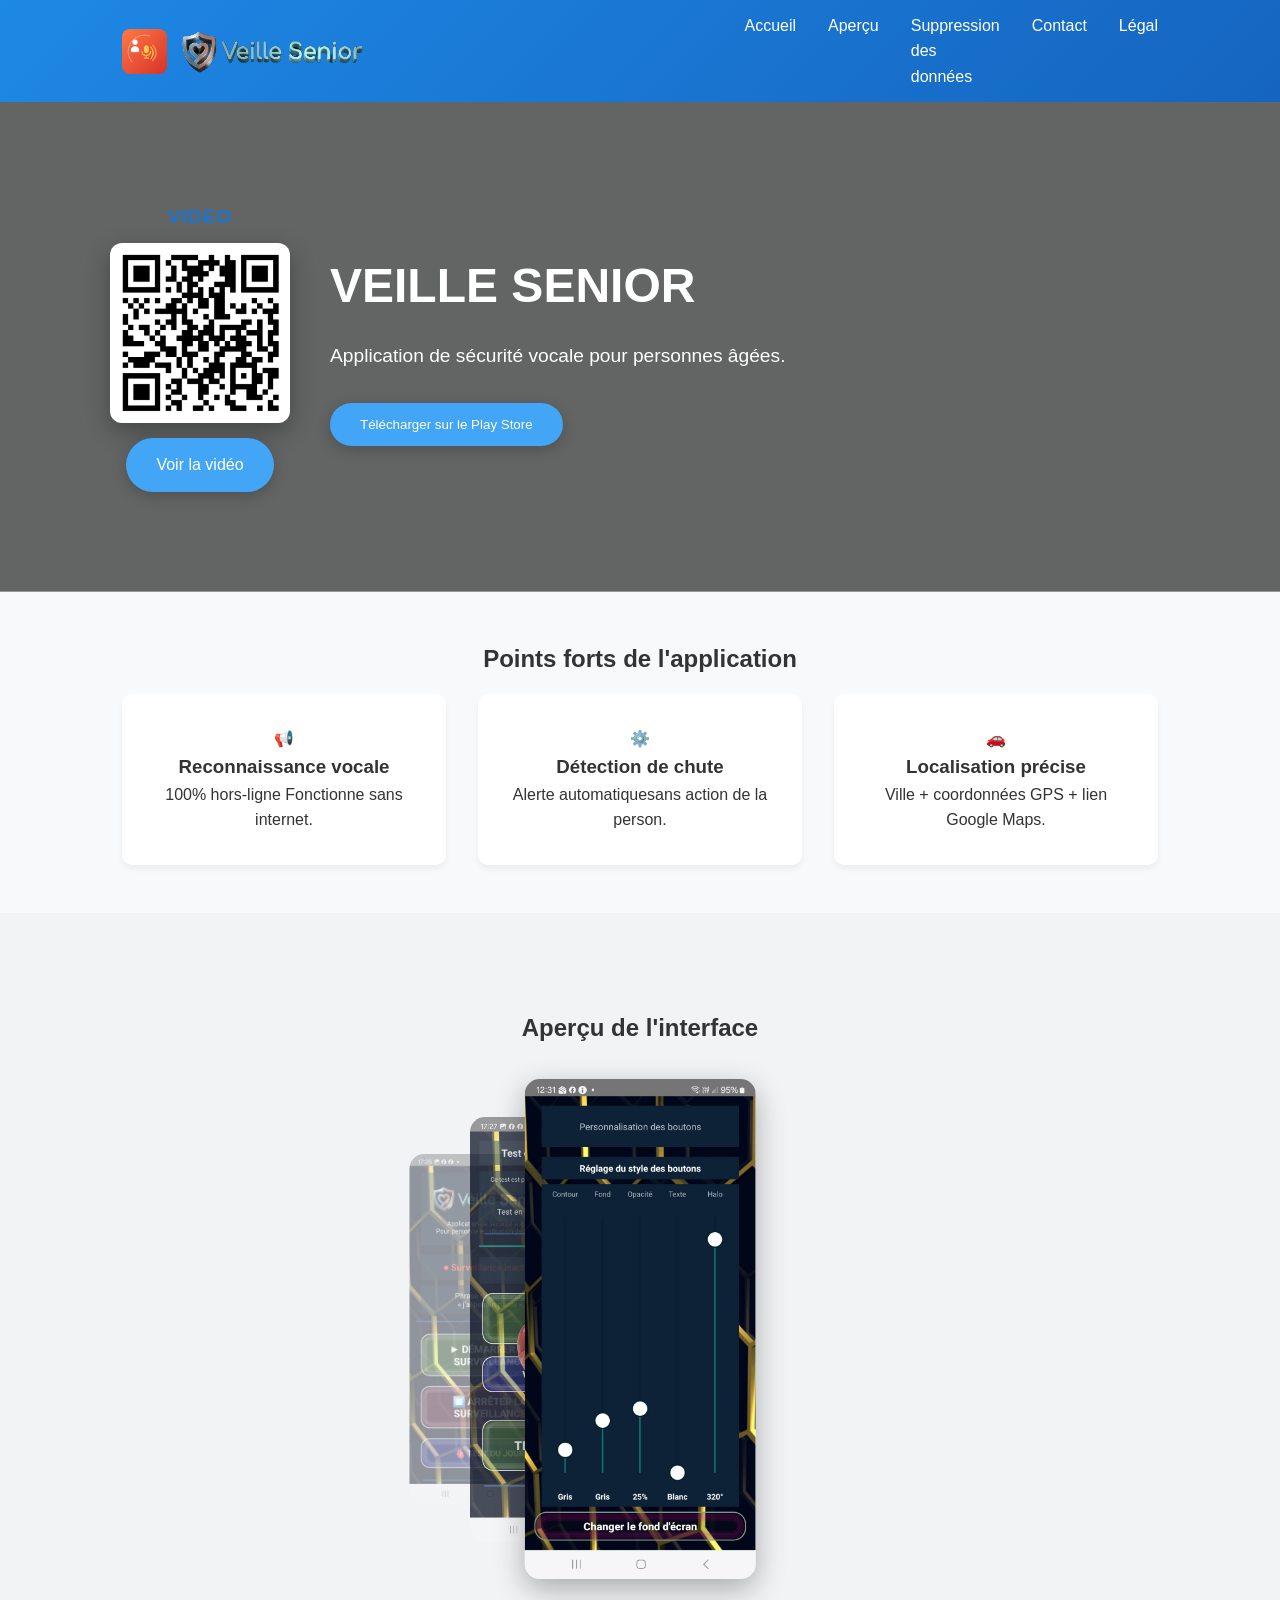
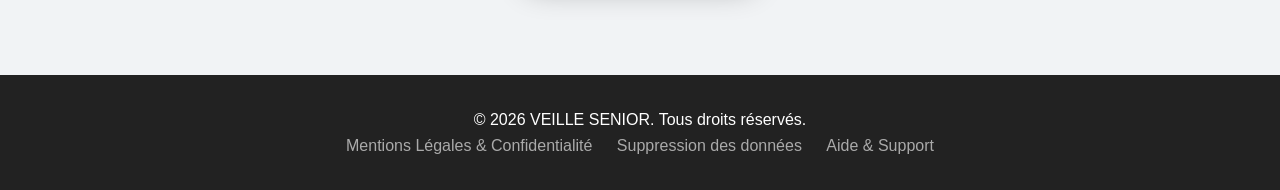
<file: index.html>
<!DOCTYPE html>
<html lang="fr">
<head>
    <meta charset="UTF-8">
    <meta name="viewport" content="width=device-width, initial-scale=1.0">
    <title>VEILLE SENIOR</title>
    <!-- Intégration du fichier CSS externe -->
    <link rel="stylesheet" href="style.css">
</head>
<body>

<header>
    <nav>
        <div class="logo-container">
            <!-- Lien ajouté autour du logo pour revenir à l'accueil -->
            <a href="index.html" class="logo-link">
               <img src="logo.png" alt="Logo AlertMarc" class="logo-img">
<img src="veille.png" alt="Veille Senior" class="veille-img">
            </a>
        </div>

        <div class="menu-toggle" id="mobile-menu">
            <span class="bar"></span>
            <span class="bar"></span>
            <span class="bar"></span>
        </div>

        <ul class="nav-links">
            <li><a href="index.html">Accueil</a></li>
            
            <li><a href="index.html#preview">Aperçu</a></li>
            <li><a href="delete-data.html">Suppression des données</a></li>
            <li><a href="contact.html">Contact</a></li>
            <li><a href="privacy.html">Légal</a></li>
        </ul>
    </nav>
</header>

    <section class="hero" id="accueil">
        <div class="hero-container">
            <!-- QR Code placé à gauche avec le texte et le bouton demandés -->
            <div class="hero-qrcode" style="text-align: center; display: flex; flex-direction: column; align-items: center; gap: 10px;">
                <span style="font-weight: bold; font-size: 1.2rem; color: #1976d2; letter-spacing: 1px;">VIDEO</span>
                <img src="QR_CODE.png" alt="QR Code de démonstration" class="qrcode-img">
                <a href="https://youtu.be/S_Qs3pu3Yz0" target="_blank" class="btn" style="text-decoration: none; display: inline-block; margin-top: 5px;">Voir la vidéo</a>
            </div>
            
            <!-- Contenu texte et bouton à droite -->
            <div class="hero-content">
                <h1>VEILLE SENIOR</h1>
                <p>Application de sécurité vocale pour personnes âgées.</p>
                <!-- Appel de la fonction Javascript pour le téléchargement -->
                <button class="btn" onclick="telechargerApp()">Télécharger sur le Play Store</button>
            </div>
        </div>
    </section>

    <div class="container" id="features">
        <h2 style="text-align: center; margin-bottom: 1rem;">Points forts de l'application</h2>
        <div class="features">
            <div class="feature-card">
                <span class="icon">📢</span>
                <h3>Reconnaissance vocale</h3>
                <p>100% hors-ligne Fonctionne sans internet.</p>
            </div>
            <div class="feature-card">
                <span class="icon">⚙️</span>
                <h3>Détection de chute</h3>
                <p>Alerte automatiquesans action de la person.</p>
            </div>
            <div class="feature-card">
                <span class="icon">🚗</span>
                <h3>Localisation précise</h3>
                <p>Ville + coordonnées GPS + lien Google Maps.</p>
            </div>
        </div>
    </div>

    <div class="preview-section" id="preview">
        <div class="container">
            <h2 style="text-align: center; margin-bottom: 2rem;">Aperçu de l'interface</h2>
           <div class="gallery">
        <div class="gallery-container">
            <img class="gallery-item gallery-item-1"  src="333.jpeg" alt="" index-1="1">
            <img class="gallery-item gallery-item-2"  src="444.jpeg" alt="" index-2="2">
            <img class="gallery-item gallery-item-3"  src="555.jpeg" alt="" index-3="3">
           
        </div>
        <div class="gallery-controls"></div>
    </div>
        </div>
    </div>

<footer>
    <p>&copy; 2026 VEILLE SENIOR. Tous droits réservés.</p>

    <div class="footer-links">
        <a href="privacy.html">Mentions Légales & Confidentialité</a>
        <a href="delete-data.html">Suppression des données</a>
        <a href="contact.html">Aide & Support</a>
    </div>
</footer>

    <!-- Intégration du fichier JavaScript externe -->
    <script src="script.js"></script>
</body>
</html>
</file>
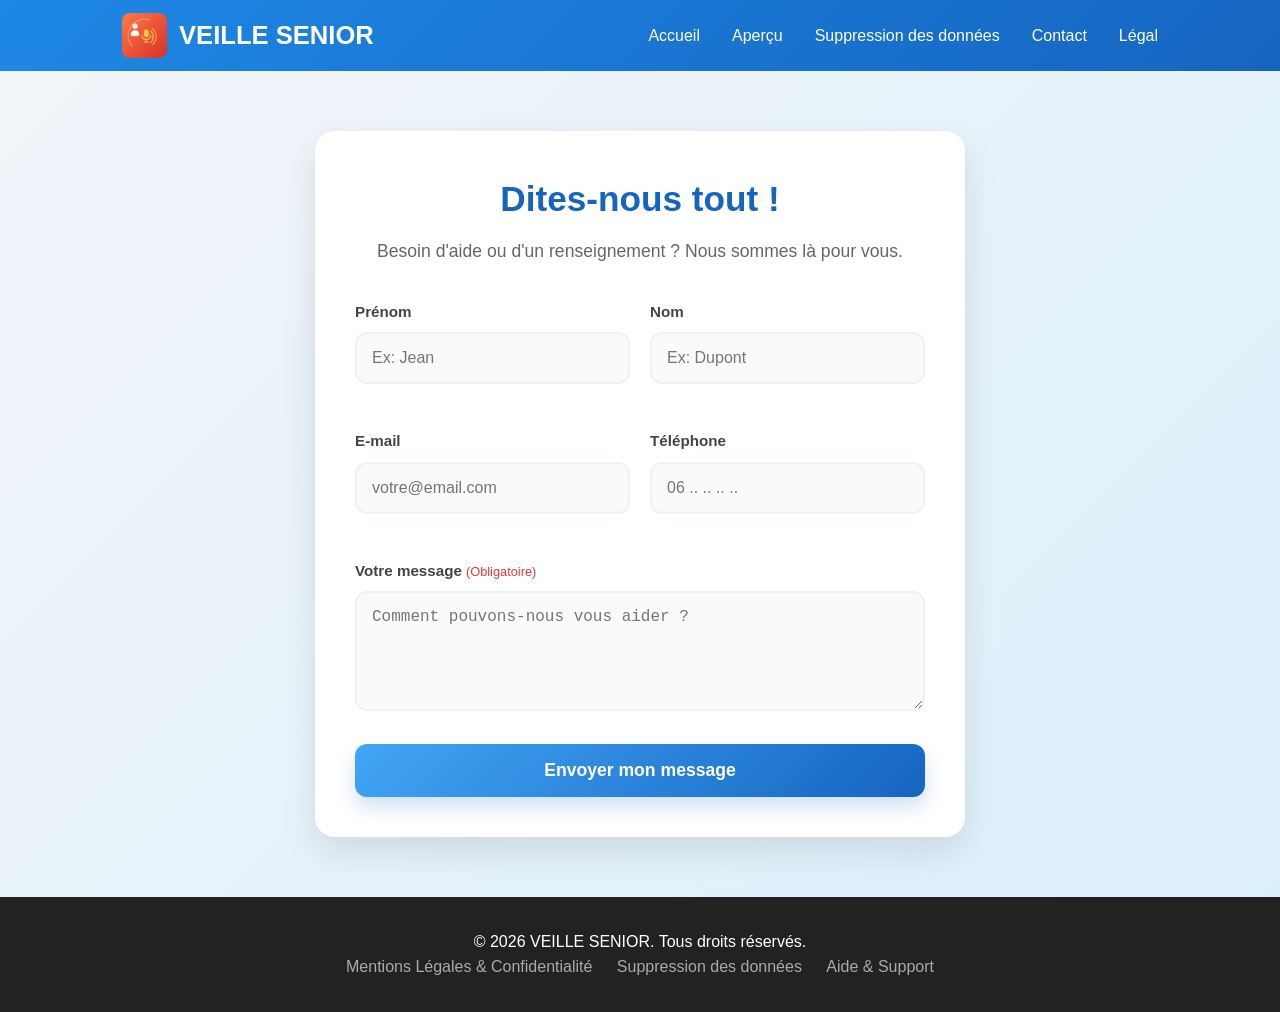
<file: contact.html>
<!DOCTYPE html>
<html lang="fr">
<head>
    <meta charset="UTF-8">
    <meta name="viewport" content="width=device-width, initial-scale=1.0">
    <title>Contact</title>
    <link rel="stylesheet" href="style.css">
    <style>
        /* Styles spécifiques pour rendre le formulaire plus convivial */
        .contact-wrapper {
            background: linear-gradient(135deg, #f1f4f9 0%, #dcf0fb 100%);
            padding: 60px 20px;
            min-height: calc(100vh - 160px);
            display: flex;
            align-items: center;
            justify-content: center;
        }

        .contact-card {
            background: white;
            max-width: 650px;
            width: 100%;
            padding: 40px;
            border-radius: 20px;
            box-shadow: 0 15px 35px rgba(0,0,0,0.1);
        }

        .contact-header {
            text-align: center;
            margin-bottom: 35px;
        }

        .contact-header h1 {
            color: #1565c0;
            font-size: 2.2rem;
            margin-bottom: 10px;
        }

        .contact-header p {
            color: #666;
            font-size: 1.1rem;
        }

        /* Design des champs de saisie */
        .form-row {
            display: grid;
            grid-template-columns: 1fr 1fr;
            gap: 20px;
            margin-bottom: 20px;
        }

        @media (max-width: 600px) {
            .form-row { grid-template-columns: 1fr; }
        }

        .form-group {
            margin-bottom: 25px;
            position: relative;
        }

        .form-group label {
            display: block;
            margin-bottom: 8px;
            font-weight: 600;
            color: #444;
            font-size: 0.95rem;
        }

        .form-group input, 
        .form-group textarea {
            width: 100%;
            padding: 15px;
            border: 2px solid #edf2f7;
            border-radius: 12px;
            font-size: 1rem;
            transition: all 0.3s ease;
            background-color: #f8fafc;
        }

        .form-group input:focus, 
        .form-group textarea:focus {
            outline: none;
            border-color: #42a5f5;
            background-color: white;
            box-shadow: 0 0 0 4px rgba(66, 165, 245, 0.1);
        }

        .form-group textarea {
            height: 120px;
            resize: vertical;
        }

        .required-tag {
            font-size: 0.8rem;
            color: #e53935;
            font-weight: normal;
            margin-left: 4px;
        }

        /* Bouton d'envoi stylisé */
        .submit-btn {
            background: linear-gradient(135deg, #42a5f5, #1565c0);
            color: white;
            width: 100%;
            padding: 16px;
            border: none;
            border-radius: 12px;
            font-size: 1.1rem;
            font-weight: bold;
            cursor: pointer;
            transition: transform 0.2s, box-shadow 0.2s;
            box-shadow: 0 10px 20px rgba(21, 101, 192, 0.2);
        }

        .submit-btn:hover {
            transform: translateY(-2px);
            box-shadow: 0 12px 25px rgba(21, 101, 192, 0.3);
        }

        .submit-btn:active {
            transform: translateY(0);
        }
    </style>
</head>
<body>

<header>
    <nav>
        <div class="logo-container">
            <a href="index.html" class="logo-link">
                <img src="logo.png" alt="Logo AlertMarc" class="logo-img">
                <span class="logo">VEILLE SENIOR</span>
            </a>
        </div>

        <div class="menu-toggle" id="mobile-menu">
            <span class="bar"></span>
            <span class="bar"></span>
            <span class="bar"></span>
        </div>

        <ul class="nav-links">
            <li><a href="index.html">Accueil</a></li>
            
            <li><a href="index.html#preview">Aperçu</a></li>
            <li><a href="delete-data.html">Suppression des données</a></li>
            <li><a href="contact.html">Contact</a></li>
            <li><a href="privacy.html">Légal</a></li>
        </ul>
    </nav>
</header>

<main class="contact-wrapper">
    <div class="contact-card">
        <div class="contact-header">
            <h1>Dites-nous tout !</h1>
            <p>Besoin d'aide ou d'un renseignement ? Nous sommes là pour vous.</p>
        </div>

        <form action="https://formsubmit.co/eco.marc@hotmail.fr" method="POST">
            <input type="hidden" name="_subject" value="Nouveau message - Site Web AlertMarc">
            
            <div class="form-row">
                <div class="form-group">
                    <label for="prenom">Prénom</label>
                    <input type="text" name="prenom" id="prenom" placeholder="Ex: Jean">
                </div>
                <div class="form-group">
                    <label for="nom">Nom</label>
                    <input type="text" name="nom" id="nom" placeholder="Ex: Dupont">
                </div>
            </div>

            <div class="form-row">
                <div class="form-group">
                    <label for="email">E-mail</label>
                    <input type="email" name="email" id="email" placeholder="votre@email.com">
                </div>
                <div class="form-group">
                    <label for="tel">Téléphone</label>
                    <input type="tel" name="telephone" id="tel" placeholder="06 .. .. .. ..">
                </div>
            </div>

            <div class="form-group">
                <label for="message">Votre message<span class="required-tag">(Obligatoire)</span></label>
                <textarea name="message" id="message" required placeholder="Comment pouvons-nous vous aider ?"></textarea>
            </div>

            <button type="submit" class="submit-btn">Envoyer mon message</button>
        </form>
    </div>
</main>

<footer>
    <p>&copy; 2026 VEILLE SENIOR. Tous droits réservés.</p>

    <div class="footer-links">
        <a href="privacy.html">Mentions Légales & Confidentialité</a>
        <a href="delete-data.html">Suppression des données</a>
        <a href="contact.html">Aide & Support</a>
    </div>
</footer>

<script src="script.js"></script>

</body>
</html>
</file>
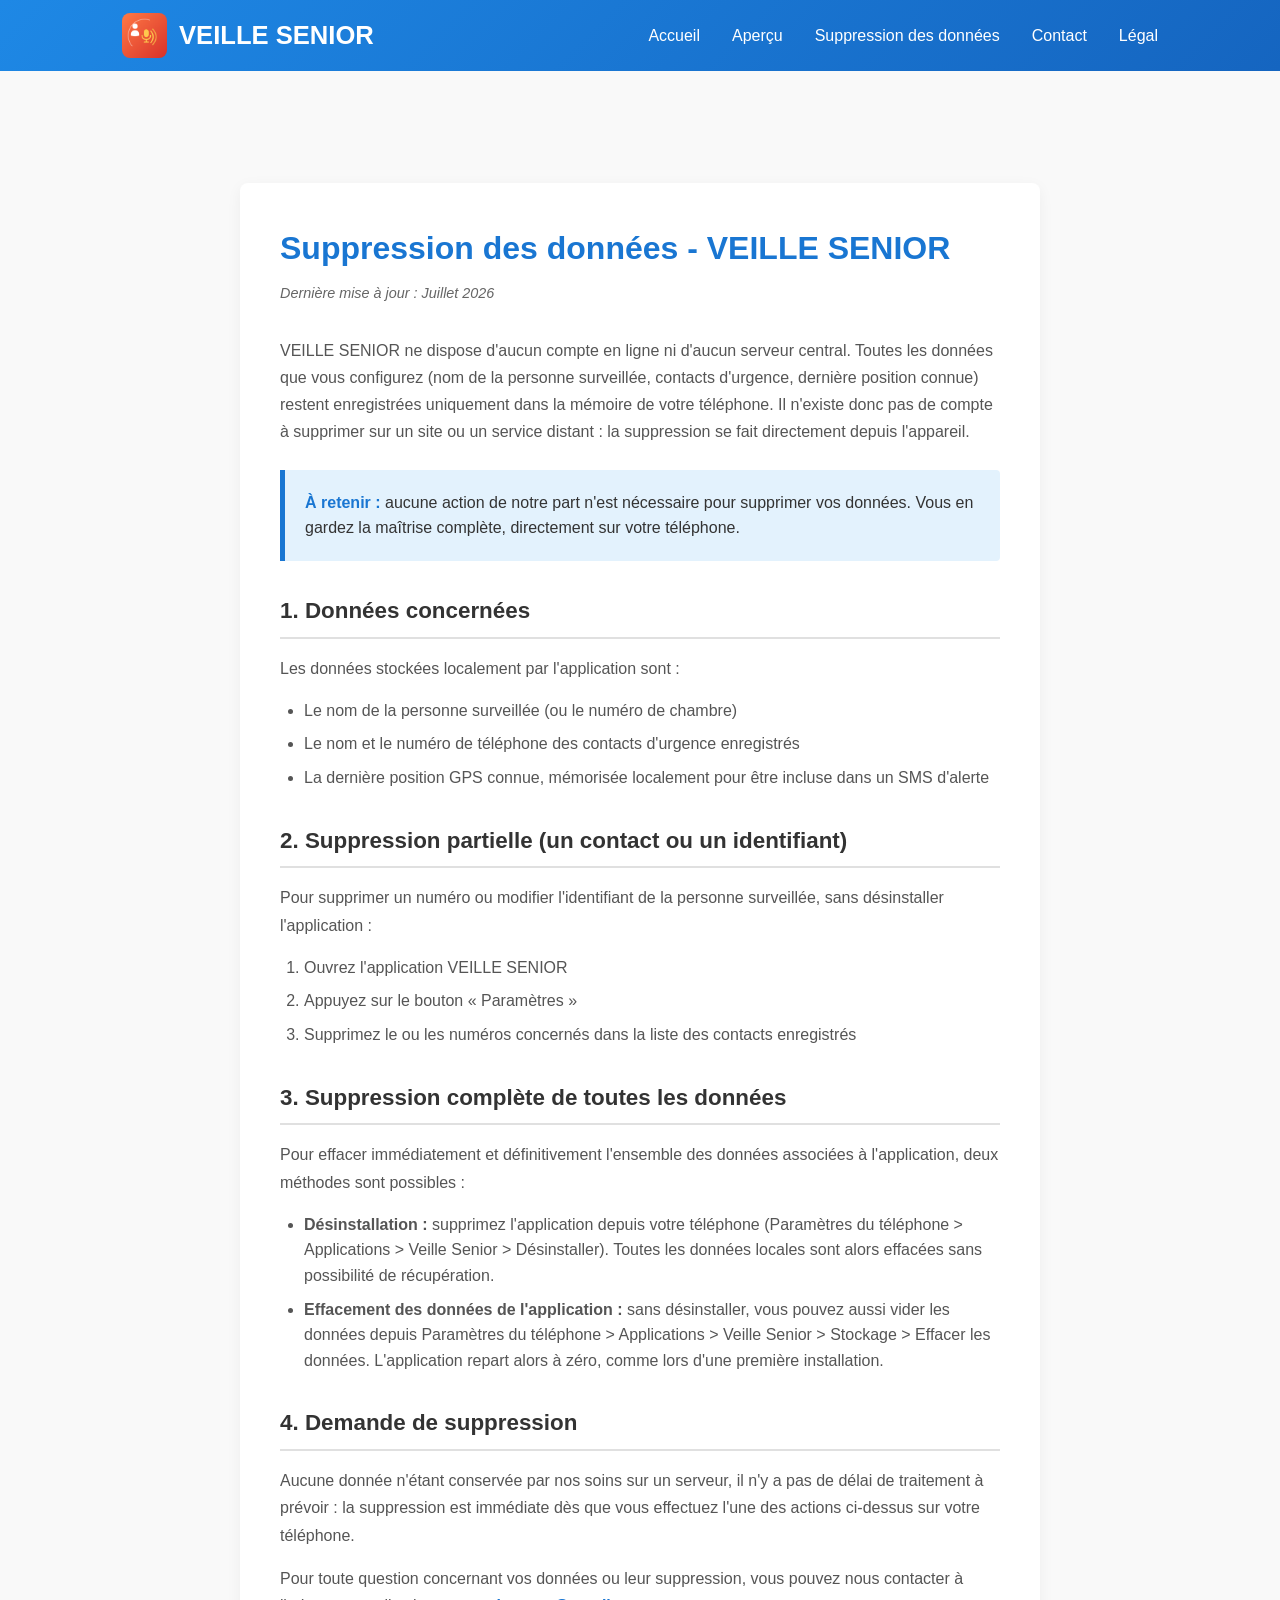
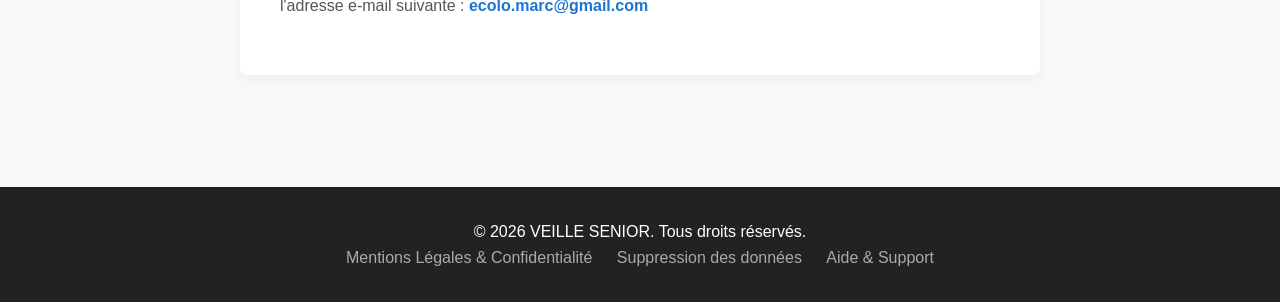
<file: delete-data.html>
<!DOCTYPE html>
<html lang="fr">
<head>
    <meta charset="UTF-8">
    <meta name="viewport" content="width=device-width, initial-scale=1.0">
    <title>Suppression des données - VEILLE SENIOR</title>
    <!-- Réutilisation du fichier CSS externe de l'index pour garder le même style -->
    <link rel="stylesheet" href="style.css">
    <style>
        /* Styles spécifiques pour mettre en page le texte de cette page tout en respectant la charte graphique */
        .content-section {
            padding: 4rem 1rem;
            background-color: #f9f9f9;
        }
        .content-container {
            max-width: 800px;
            margin: 0 auto;
            background: #ffffff;
            padding: 2.5rem;
            border-radius: 8px;
            box-shadow: 0 4px 15px rgba(0,0,0,0.05);
        }
        .content-container h1 {
            color: #1976d2; /* Couleur identique au texte VIDEO de l'index */
            font-size: 2rem;
            margin-bottom: 0.5rem;
        }
        .date-update {
            font-style: italic;
            color: #666;
            margin-bottom: 2rem;
            font-size: 0.9rem;
        }
        .content-container h2 {
            color: #333;
            font-size: 1.4rem;
            margin-top: 2rem;
            margin-bottom: 1rem;
            border-bottom: 2px solid #e0e0e0;
            padding-bottom: 0.5rem;
        }
        .content-container p {
            margin-bottom: 1rem;
            color: #555;
            line-height: 1.7;
        }
        .info-box {
            background-color: #e3f2fd;
            border-left: 5px solid #1976d2;
            padding: 1.25rem;
            margin: 1.5rem 0;
            border-radius: 0 4px 4px 0;
        }
        .info-box strong {
            color: #1976d2;
        }
        .content-container ul, .content-container ol {
            margin-bottom: 1.5rem;
            padding-left: 1.5rem;
        }
        .content-container li {
            margin-bottom: 0.5rem;
            color: #555;
            line-height: 1.6;
        }
        .content-container a {
            color: #1976d2;
            text-decoration: none;
            font-weight: bold;
        }
        .content-container a:hover {
            text-decoration: underline;
        }
        @media (max-width: 768px) {
            .content-container {
                padding: 1.5rem;
            }
        }
    </style>
</head>
<body>

<header>
    <nav>
        <div class="logo-container">
            <a href="index.html" class="logo-link">
                <img src="logo.png" alt="Logo AlertMarc" class="logo-img">
                <span class="logo">VEILLE SENIOR</span>
            </a>
        </div>

        <div class="menu-toggle" id="mobile-menu">
            <span class="bar"></span>
            <span class="bar"></span>
            <span class="bar"></span>
        </div>

        <ul class="nav-links">
            <li><a href="index.html">Accueil</a></li>
            <li><a href="index.html#preview">Aperçu</a></li>
            <li><a href="delete-data.html">Suppression des données</a></li>
            <li><a href="contact.html">Contact</a></li>
            <li><a href="privacy.html">Légal</a></li>
        </ul>
    </nav>
</header>

<section class="content-section">
    <div class="container">
        <div class="content-container">
            <h1>Suppression des données - VEILLE SENIOR</h1>
            <div class="date-update">Dernière mise à jour : Juillet 2026</div>

            <p>VEILLE SENIOR ne dispose d'aucun compte en ligne ni d'aucun serveur central. Toutes les données que vous configurez (nom de la personne surveillée, contacts d'urgence, dernière position connue) restent enregistrées uniquement dans la mémoire de votre téléphone. Il n'existe donc pas de compte à supprimer sur un site ou un service distant : la suppression se fait directement depuis l'appareil.</p>

            <div class="info-box">
                <strong>À retenir :</strong> aucune action de notre part n'est nécessaire pour supprimer vos données. Vous en gardez la maîtrise complète, directement sur votre téléphone.
            </div>

            <h2>1. Données concernées</h2>
            <p>Les données stockées localement par l'application sont :</p>
            <ul>
                <li>Le nom de la personne surveillée (ou le numéro de chambre)</li>
                <li>Le nom et le numéro de téléphone des contacts d'urgence enregistrés</li>
                <li>La dernière position GPS connue, mémorisée localement pour être incluse dans un SMS d'alerte</li>
            </ul>

            <h2>2. Suppression partielle (un contact ou un identifiant)</h2>
            <p>Pour supprimer un numéro ou modifier l'identifiant de la personne surveillée, sans désinstaller l'application :</p>
            <ol>
                <li>Ouvrez l'application VEILLE SENIOR</li>
                <li>Appuyez sur le bouton « Paramètres »</li>
                <li>Supprimez le ou les numéros concernés dans la liste des contacts enregistrés</li>
            </ol>

            <h2>3. Suppression complète de toutes les données</h2>
            <p>Pour effacer immédiatement et définitivement l'ensemble des données associées à l'application, deux méthodes sont possibles :</p>
            <ul>
                <li><strong>Désinstallation :</strong> supprimez l'application depuis votre téléphone (Paramètres du téléphone &gt; Applications &gt; Veille Senior &gt; Désinstaller). Toutes les données locales sont alors effacées sans possibilité de récupération.</li>
                <li><strong>Effacement des données de l'application :</strong> sans désinstaller, vous pouvez aussi vider les données depuis Paramètres du téléphone &gt; Applications &gt; Veille Senior &gt; Stockage &gt; Effacer les données. L'application repart alors à zéro, comme lors d'une première installation.</li>
            </ul>

            <h2>4. Demande de suppression</h2>
            <p>Aucune donnée n'étant conservée par nos soins sur un serveur, il n'y a pas de délai de traitement à prévoir : la suppression est immédiate dès que vous effectuez l'une des actions ci-dessus sur votre téléphone.</p>
            <p>Pour toute question concernant vos données ou leur suppression, vous pouvez nous contacter à l'adresse e-mail suivante : <a href="mailto:ecolo.marc@gmail.com">ecolo.marc@gmail.com</a></p>
        </div>
    </div>
</section>

<footer>
    <p>&copy; 2026 VEILLE SENIOR. Tous droits réservés.</p>

    <div class="footer-links">
        <a href="privacy.html">Mentions Légales & Confidentialité</a>
        <a href="delete-data.html">Suppression des données</a>
        <a href="contact.html">Aide & Support</a>
    </div>
</footer>

    <!-- Réutilisation du script pour assurer le fonctionnement du menu mobile -->
    <script src="script.js"></script>
</body>
</html>
</file>
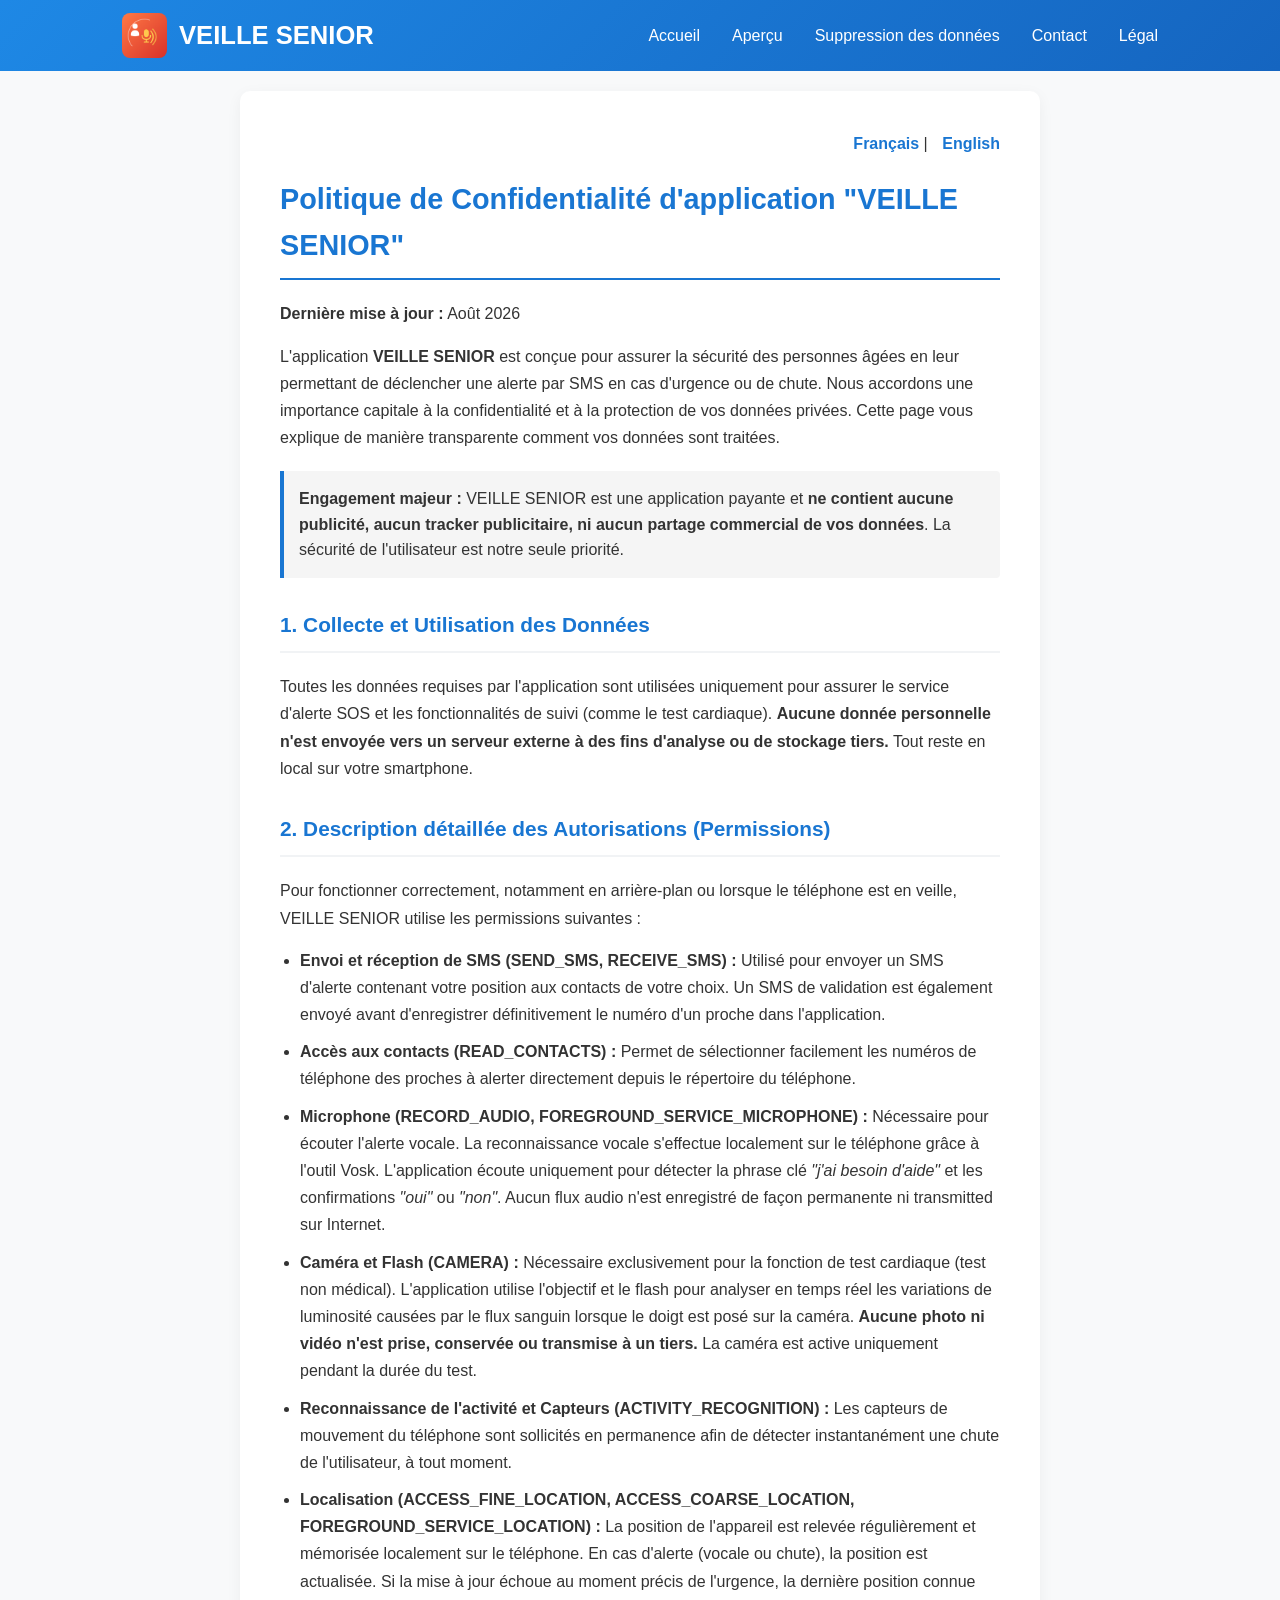
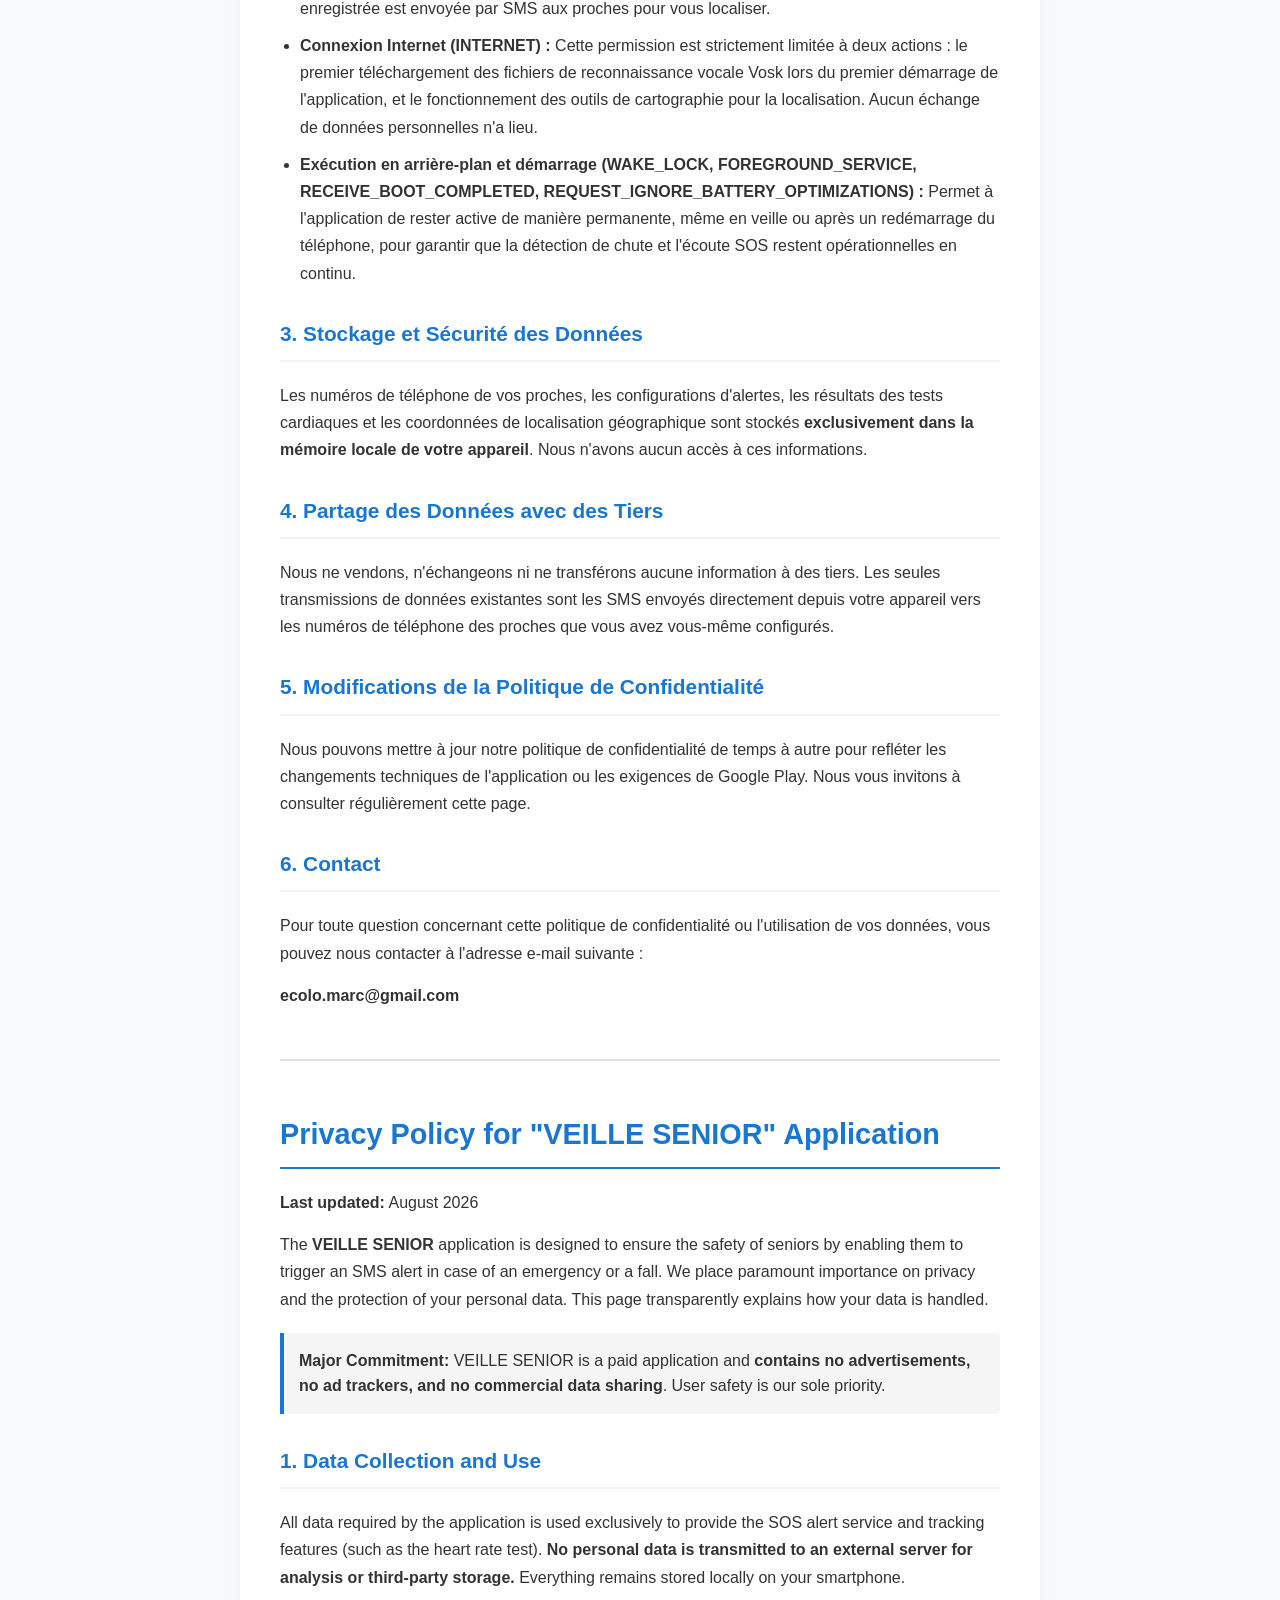
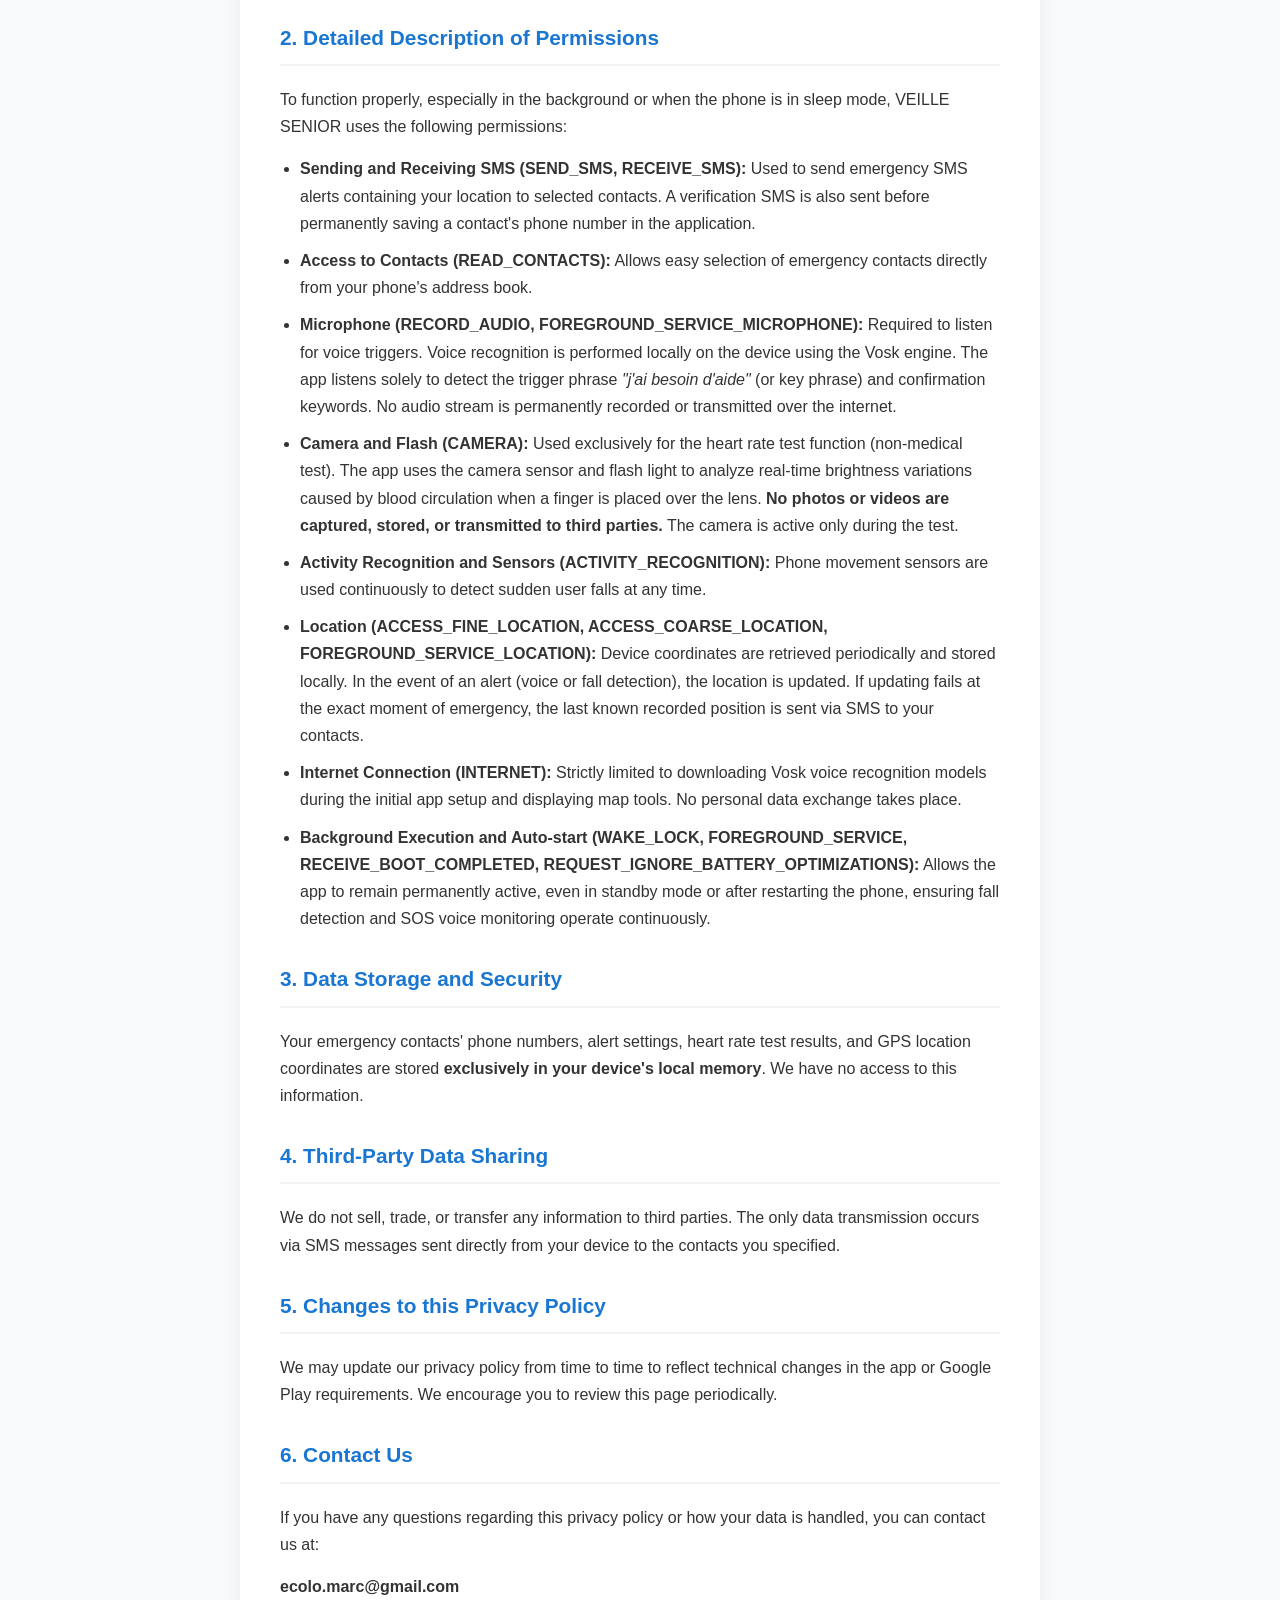
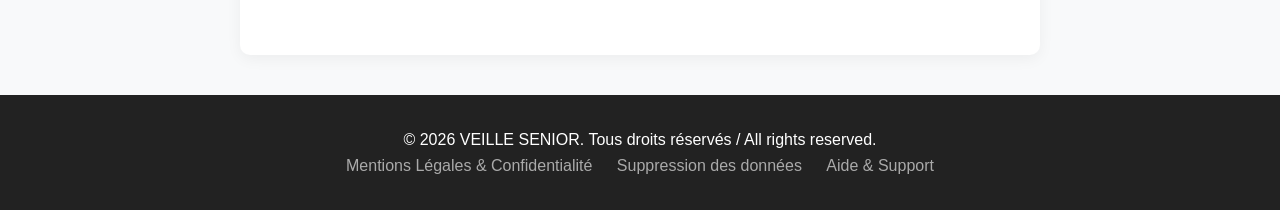
<file: privacy.html>
<!DOCTYPE html>
<html lang="fr">
<head>
    <meta charset="UTF-8">
    <meta name="viewport" content="width=device-width, initial-scale=1.0">
    <title>Mentions Légales & Confidentialité - VEILLE SENIOR</title>
    <!-- Intégration du fichier CSS externe -->
    <link rel="stylesheet" href="style.css">
    <style>
        .legal-content { 
            max-width: 800px; 
            margin: 15px auto 40px auto;
            background: white; 
            padding: 30px 20px; 
            border-radius: 10px; 
            box-shadow: 0 4px 15px rgba(0,0,0,0.05); 
        }
        @media (min-width: 768px) {
            .legal-content {
                padding: 40px;
                margin: 20px auto 40px auto;
            }
        }
        .legal-content h1 {
            color: #1976d2;
            border-bottom: 2px solid #1976d2;
            padding-bottom: 10px;
            margin-bottom: 20px;
            font-size: 1.8rem;
        }
        .legal-content h2 { 
            color: #1976d2; 
            border-bottom: 2px solid #f1f3f5; 
            padding-bottom: 10px; 
            margin-top: 30px; 
            margin-bottom: 20px; 
            font-size: 1.3rem; 
        }
        .legal-content p, .legal-content li { 
            margin-bottom: 15px; 
            color: #333; 
            line-height: 1.7; 
        }
        .legal-content ul {
            padding-left: 20px;
        }
        .legal-content li {
            margin-bottom: 10px;
        }
        .highlight {
            background-color: #f5f5f5;
            padding: 15px;
            border-left: 4px solid #1976d2;
            margin: 20px 0;
            border-radius: 0 4px 4px 0;
        }
        .lang-switch {
            text-align: right;
            margin-bottom: 20px;
        }
        .lang-switch a {
            color: #1976d2;
            text-decoration: none;
            font-weight: bold;
            margin-left: 10px;
        }
        .lang-switch a:hover {
            text-decoration: underline;
        }
        hr.section-divider {
            border: 0;
            height: 2px;
            background: #e0e0e0;
            margin: 50px 0;
        }
    </style>
</head>
<body>

<header>
    <nav>
        <div class="logo-container">
            <a href="index.html" class="logo-link">
                <img src="logo.png" alt="Logo VEILLE SENIOR" class="logo-img">
                <span class="logo">VEILLE SENIOR</span>
            </a>
        </div>

        <div class="menu-toggle" id="mobile-menu">
            <span class="bar"></span>
            <span class="bar"></span>
            <span class="bar"></span>
        </div>

        <ul class="nav-links">
            <li><a href="index.html">Accueil</a></li>
            <li><a href="index.html#preview">Aperçu</a></li>
            <li><a href="delete-data.html">Suppression des données</a></li>
            <li><a href="contact.html">Contact</a></li>
            <li><a href="privacy.html">Légal</a></li>
        </ul>
    </nav>
</header>

<div class="legal-content"> 

    <div class="lang-switch">
        <a href="#fr">Français</a> | <a href="#en">English</a>
    </div>

    <!-- ================= VERSION FRANÇAISE ================= -->
    <section id="fr">
        <h1>Politique de Confidentialité d'application "VEILLE SENIOR"</h1>
        <p><strong>Dernière mise à jour :</strong> Août 2026</p>

        <p>L'application <strong>VEILLE SENIOR</strong> est conçue pour assurer la sécurité des personnes âgées en leur permettant de déclencher une alerte par SMS en cas d'urgence ou de chute. Nous accordons une importance capitale à la confidentialité et à la protection de vos données privées. Cette page vous explique de manière transparente comment vos données sont traitées.</p>

        <div class="highlight">
            <strong>Engagement majeur :</strong> VEILLE SENIOR est une application payante et <strong>ne contient aucune publicité, aucun tracker publicitaire, ni aucun partage commercial de vos données</strong>. La sécurité de l'utilisateur est notre seule priorité.
        </div>

        <h2>1. Collecte et Utilisation des Données</h2>
        <p>Toutes les données requises par l'application sont utilisées uniquement pour assurer le service d'alerte SOS et les fonctionnalités de suivi (comme le test cardiaque). <strong>Aucune donnée personnelle n'est envoyée vers un serveur externe à des fins d'analyse ou de stockage tiers.</strong> Tout reste en local sur votre smartphone.</p>

        <h2>2. Description détaillée des Autorisations (Permissions)</h2>
        <p>Pour fonctionner correctement, notamment en arrière-plan ou lorsque le téléphone est en veille, VEILLE SENIOR utilise les permissions suivantes :</p>
        <ul>
            <li><strong>Envoi et réception de SMS (SEND_SMS, RECEIVE_SMS) :</strong> Utilisé pour envoyer un SMS d'alerte contenant votre position aux contacts de votre choix. Un SMS de validation est également envoyé avant d'enregistrer définitivement le numéro d'un proche dans l'application.</li>
            <li><strong>Accès aux contacts (READ_CONTACTS) :</strong> Permet de sélectionner facilement les numéros de téléphone des proches à alerter directement depuis le répertoire du téléphone.</li>
            <li><strong>Microphone (RECORD_AUDIO, FOREGROUND_SERVICE_MICROPHONE) :</strong> Nécessaire pour écouter l'alerte vocale. La reconnaissance vocale s'effectue localement sur le téléphone grâce à l'outil Vosk. L'application écoute uniquement pour détecter la phrase clé <em>"j'ai besoin d'aide"</em> et les confirmations <em>"oui"</em> ou <em>"non"</em>. Aucun flux audio n'est enregistré de façon permanente ni transmitted sur Internet.</li>
            <li><strong>Caméra et Flash (CAMERA) :</strong> Nécessaire exclusivement pour la fonction de test cardiaque (test non médical). L'application utilise l'objectif et le flash pour analyser en temps réel les variations de luminosité causées par le flux sanguin lorsque le doigt est posé sur la caméra. <strong>Aucune photo ni vidéo n'est prise, conservée ou transmise à un tiers.</strong> La caméra est active uniquement pendant la durée du test.</li>
            <li><strong>Reconnaissance de l'activité et Capteurs (ACTIVITY_RECOGNITION) :</strong> Les capteurs de mouvement du téléphone sont sollicités en permanence afin de détecter instantanément une chute de l'utilisateur, à tout moment.</li>
            <li><strong>Localisation (ACCESS_FINE_LOCATION, ACCESS_COARSE_LOCATION, FOREGROUND_SERVICE_LOCATION) :</strong> La position de l'appareil est relevée régulièrement et mémorisée localement sur le téléphone. En cas d'alerte (vocale ou chute), la position est actualisée. Si la mise à jour échoue au moment précis de l'urgence, la dernière position connue enregistrée est envoyée par SMS aux proches pour vous localiser.</li>
            <li><strong>Connexion Internet (INTERNET) :</strong> Cette permission est strictement limitée à deux actions : le premier téléchargement des fichiers de reconnaissance vocale Vosk lors du premier démarrage de l'application, et le fonctionnement des outils de cartographie pour la localisation. Aucun échange de données personnelles n'a lieu.</li>
            <li><strong>Exécution en arrière-plan et démarrage (WAKE_LOCK, FOREGROUND_SERVICE, RECEIVE_BOOT_COMPLETED, REQUEST_IGNORE_BATTERY_OPTIMIZATIONS) :</strong> Permet à l'application de rester active de manière permanente, même en veille ou après un redémarrage du téléphone, pour garantir que la détection de chute et l'écoute SOS restent opérationnelles en continu.</li>
        </ul>

        <h2>3. Stockage et Sécurité des Données</h2>
        <p>Les numéros de téléphone de vos proches, les configurations d'alertes, les résultats des tests cardiaques et les coordonnées de localisation géographique sont stockés <strong>exclusivement dans la mémoire locale de votre appareil</strong>. Nous n'avons aucun accès à ces informations.</p>

        <h2>4. Partage des Données avec des Tiers</h2>
        <p>Nous ne vendons, n'échangeons ni ne transférons aucune information à des tiers. Les seules transmissions de données existantes sont les SMS envoyés directement depuis votre appareil vers les numéros de téléphone des proches que vous avez vous-même configurés.</p>

        <h2>5. Modifications de la Politique de Confidentialité</h2>
        <p>Nous pouvons mettre à jour notre politique de confidentialité de temps à autre pour refléter les changements techniques de l'application ou les exigences de Google Play. Nous vous invitons à consulter régulièrement cette page.</p>

        <h2>6. Contact</h2>
        <p>Pour toute question concernant cette politique de confidentialité ou l'utilisation de vos données, vous pouvez nous contacter à l'adresse e-mail suivante :</p>
        <p><strong>ecolo.marc@gmail.com</strong></p>
    </section>

    <hr class="section-divider">

    <!-- ================= ENGLISH VERSION ================= -->
    <section id="en">
        <h1>Privacy Policy for "VEILLE SENIOR" Application</h1>
        <p><strong>Last updated:</strong> August 2026</p>

        <p>The <strong>VEILLE SENIOR</strong> application is designed to ensure the safety of seniors by enabling them to trigger an SMS alert in case of an emergency or a fall. We place paramount importance on privacy and the protection of your personal data. This page transparently explains how your data is handled.</p>

        <div class="highlight">
            <strong>Major Commitment:</strong> VEILLE SENIOR is a paid application and <strong>contains no advertisements, no ad trackers, and no commercial data sharing</strong>. User safety is our sole priority.
        </div>

        <h2>1. Data Collection and Use</h2>
        <p>All data required by the application is used exclusively to provide the SOS alert service and tracking features (such as the heart rate test). <strong>No personal data is transmitted to an external server for analysis or third-party storage.</strong> Everything remains stored locally on your smartphone.</p>

        <h2>2. Detailed Description of Permissions</h2>
        <p>To function properly, especially in the background or when the phone is in sleep mode, VEILLE SENIOR uses the following permissions:</p>
        <ul>
            <li><strong>Sending and Receiving SMS (SEND_SMS, RECEIVE_SMS):</strong> Used to send emergency SMS alerts containing your location to selected contacts. A verification SMS is also sent before permanently saving a contact's phone number in the application.</li>
            <li><strong>Access to Contacts (READ_CONTACTS):</strong> Allows easy selection of emergency contacts directly from your phone's address book.</li>
            <li><strong>Microphone (RECORD_AUDIO, FOREGROUND_SERVICE_MICROPHONE):</strong> Required to listen for voice triggers. Voice recognition is performed locally on the device using the Vosk engine. The app listens solely to detect the trigger phrase <em>"j'ai besoin d'aide"</em> (or key phrase) and confirmation keywords. No audio stream is permanently recorded or transmitted over the internet.</li>
            <li><strong>Camera and Flash (CAMERA):</strong> Used exclusively for the heart rate test function (non-medical test). The app uses the camera sensor and flash light to analyze real-time brightness variations caused by blood circulation when a finger is placed over the lens. <strong>No photos or videos are captured, stored, or transmitted to third parties.</strong> The camera is active only during the test.</li>
            <li><strong>Activity Recognition and Sensors (ACTIVITY_RECOGNITION):</strong> Phone movement sensors are used continuously to detect sudden user falls at any time.</li>
            <li><strong>Location (ACCESS_FINE_LOCATION, ACCESS_COARSE_LOCATION, FOREGROUND_SERVICE_LOCATION):</strong> Device coordinates are retrieved periodically and stored locally. In the event of an alert (voice or fall detection), the location is updated. If updating fails at the exact moment of emergency, the last known recorded position is sent via SMS to your contacts.</li>
            <li><strong>Internet Connection (INTERNET):</strong> Strictly limited to downloading Vosk voice recognition models during the initial app setup and displaying map tools. No personal data exchange takes place.</li>
            <li><strong>Background Execution and Auto-start (WAKE_LOCK, FOREGROUND_SERVICE, RECEIVE_BOOT_COMPLETED, REQUEST_IGNORE_BATTERY_OPTIMIZATIONS):</strong> Allows the app to remain permanently active, even in standby mode or after restarting the phone, ensuring fall detection and SOS voice monitoring operate continuously.</li>
        </ul>

        <h2>3. Data Storage and Security</h2>
        <p>Your emergency contacts' phone numbers, alert settings, heart rate test results, and GPS location coordinates are stored <strong>exclusively in your device's local memory</strong>. We have no access to this information.</p>

        <h2>4. Third-Party Data Sharing</h2>
        <p>We do not sell, trade, or transfer any information to third parties. The only data transmission occurs via SMS messages sent directly from your device to the contacts you specified.</p>

        <h2>5. Changes to this Privacy Policy</h2>
        <p>We may update our privacy policy from time to time to reflect technical changes in the app or Google Play requirements. We encourage you to review this page periodically.</p>

        <h2>6. Contact Us</h2>
        <p>If you have any questions regarding this privacy policy or how your data is handled, you can contact us at:</p>
        <p><strong>ecolo.marc@gmail.com</strong></p>
    </section>

</div>

<footer>
    <p>&copy; 2026 VEILLE SENIOR. Tous droits réservés / All rights reserved.</p>

    <div class="footer-links">
        <a href="privacy.html">Mentions Légales & Confidentialité</a>
        <a href="delete-data.html">Suppression des données</a>
        <a href="contact.html">Aide & Support</a>
    </div>
</footer>

    <!-- Intégration du fichier JavaScript externe -->
    <script src="script.js"></script>
</body>
</html>
</file>
<file: style.css>
/* --- RESET & BASE --- */
* { margin: 0; padding: 0; box-sizing: border-box; }

body {
    font-family: 'Segoe UI', Tahoma, Geneva, Verdana, sans-serif;
    line-height: 1.6;
    background-color: #f8f9fa;
    color: #333;
    overflow-x: hidden;
}

/* --- NAVIGATION --- */
header {
    background: linear-gradient(135deg, #1e88e5, #1565c0);
    color: white;
    padding: 0.8rem 0;
    position: sticky;
    top: 0;
    z-index: 1000;
}
nav {
    max-width: 1100px;
    margin: 0 auto;
    display: flex;
    justify-content: space-between;
    align-items: center;
    padding: 0 2rem;
}
.logo-link { display: flex; align-items: center; gap: 12px; text-decoration: none; color: white; }
.logo-img { height: 45px; width: auto; border-radius: 8px; background-color: white; }
.logo { font-size: 1.6rem; font-weight: bold; color: white; }
.nav-links { display: flex; gap: 2rem; list-style: none; }
.nav-links a { color: white; text-decoration: none; font-weight: 500; }

/* --- HERO (STRUCTURE CONSERVÉE AVEC QR CODE COALIGNÉ) --- */
.hero {
    background: linear-gradient(rgba(0,0,0,0.6), rgba(0,0,0,0.6)), url('https://images.unsplash.com/photo-1512428559087-560fa5ceab42?ixlib=rb-1.2.1&auto=format&fit=crop&w=1350&q=80');
    background-size: cover; background-position: center;
    color: white; padding: 100px 20px;
    display: flex; justify-content: center; align-items: center;
}
.hero-container {
    max-width: 1100px; width: 100%;
    display: flex; align-items: center; justify-content: space-between;
    gap: 40px; text-align: left;
}
.hero-qrcode { flex: 0 0 auto; margin-left: 20px; }
.qrcode-img {
    width: 180px; height: auto; border-radius: 12px;
    box-shadow: 0 8px 25px rgba(0,0,0,0.3);
    background-color: white; padding: 10px; display: block;
}
.hero-content { flex: 1; }
.hero h1 { font-size: 3rem; margin-bottom: 1rem; }
.hero p { font-size: 1.2rem; margin-bottom: 2rem; max-width: 700px; }

.btn {
    background: #42a5f5; color: white; padding: 14px 30px; border: none;
    border-radius: 50px; cursor: pointer; box-shadow: 0 4px 15px rgba(0,0,0,0.2);
}
.container { max-width: 1100px; margin: 0 auto; padding: 3rem 2rem; }
.features { display: grid; grid-template-columns: repeat(auto-fit, minmax(280px, 1fr)); gap: 2rem; }
.feature-card { background: white; padding: 2rem; border-radius: 10px; text-align: center; box-shadow: 0 4px 6px rgba(0,0,0,0.05); }

/* --- CARROUSEL (VUE ORDINATEUR) --- */
.preview-section { background-color: #f1f3f5; width: 100%; padding: 3rem 0; }
.gallery-container {
    align-items: center; display: flex;
    height: 500px; margin: 0 auto; max-width: 600px; position: relative;
}
.gallery-item {
    height: 100%; width: auto; object-fit: contain;
    opacity: 0; position: absolute; transition: all 0.4s ease-in-out;
    z-index: 0; border-radius: 15px;
}
.gallery-item-1 { left: 25%; height: 70%; opacity: 0.4; transform: translateX(-50%); z-index: 1; }
.gallery-item-2 { left: 38%; height: 85%; opacity: 0.7; transform: translateX(-50%); z-index: 1; }
.gallery-item-3 { left: 50%; height: 100%; opacity: 1; transform: translateX(-50%); z-index: 2; box-shadow: 0 10px 30px rgba(0,0,0,0.3); }

/* --- FOOTER --- */
footer { background: #222; color: white; text-align: center; padding: 2rem 0; }
.footer-links a { color: #aaa; margin: 0 10px; text-decoration: none; }

.veille-img {
    width: 30%;
    height: auto;
}

/* --- ADAPTATION MOBILE --- */
@media (max-width: 768px) {
    .menu-toggle { display: flex; flex-direction: column; gap: 5px; cursor: pointer; }
    .menu-toggle .bar { width: 25px; height: 3px; background: white; }
    .nav-links { 
        display: none; position: absolute; top: 65px; left: 0; 
        width: 100%; background: #1565c0; flex-direction: column; padding: 1rem; 
    }
    .nav-links.active { display: flex; }
    
    .hero-container { flex-direction: column-reverse; text-align: center; gap: 30px; }
    .hero-qrcode { margin-left: 0; }
    .qrcode-img { width: 150px; margin: 0 auto; }
    .hero h1 { font-size: 2.2rem; }
    .hero p { font-size: 1rem; }

    .gallery-container { height: 350px !important; }
    .gallery-item { height: 100% !important; width: auto !important; }
    .gallery-item-1 { left: 15% !important; height: 70% !important; }
    .gallery-item-2 { left: 32% !important; height: 85% !important; }
    .gallery-item-3 { left: 50% !important; height: 100% !important; }
}
</file>
